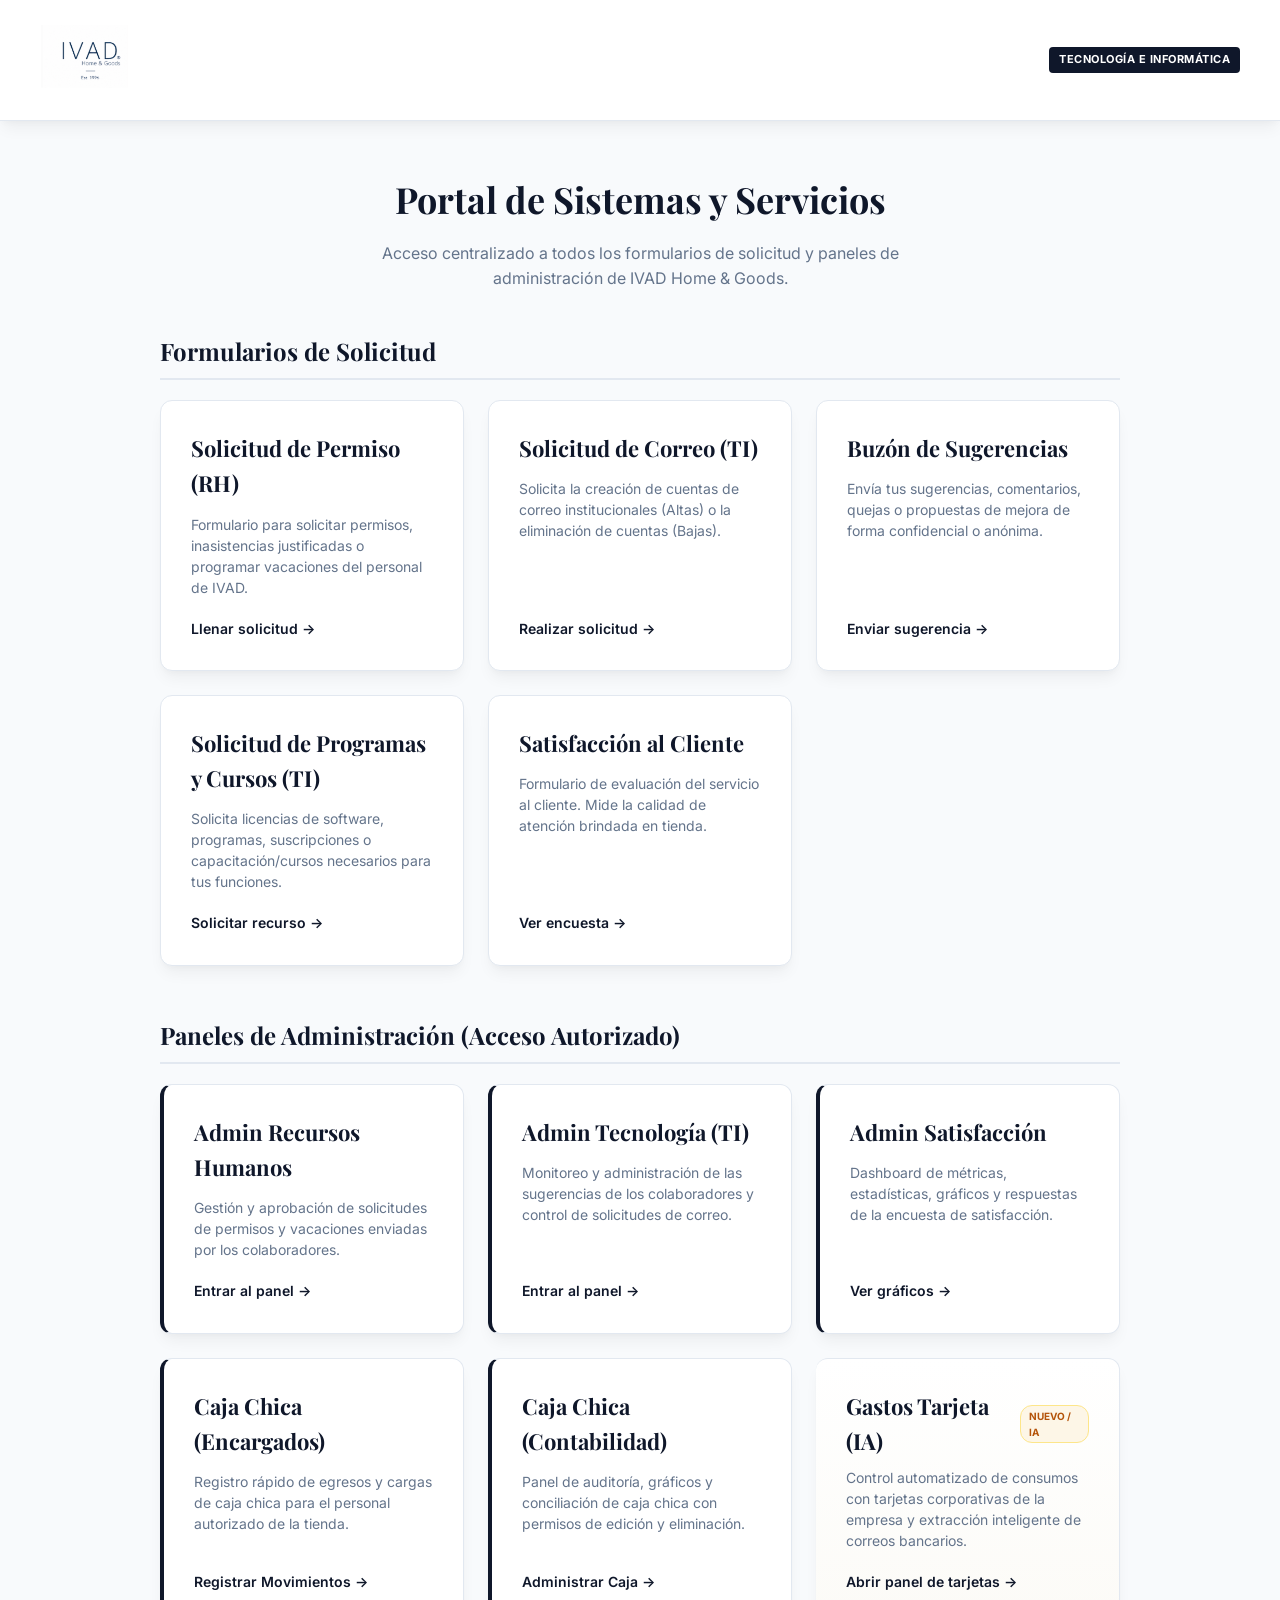
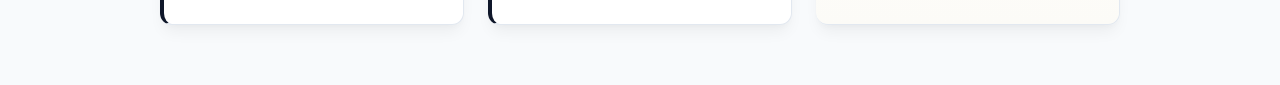
<file: index.html>
<!doctype html>
<html lang="es">
<head>
  <meta charset="utf-8" />
  <meta name="viewport" content="width=device-width, initial-scale=1" />
  <title>IVAD · Portal de Tecnología</title>
  <meta name="description" content="Portal oficial de Servicios de Tecnología e Informática - IVAD" />
  <link rel="preconnect" href="https://fonts.googleapis.com" />
  <link rel="preconnect" href="https://fonts.gstatic.com" crossorigin />
  <link href="https://fonts.googleapis.com/css2?family=Inter:wght@400;500;600;700&family=Playfair+Display:wght@500;600;700&display=swap" rel="stylesheet" />
  <link rel="stylesheet" href="styles.css" />
  <style>
    .portal-grid {
      display: grid;
      grid-template-columns: repeat(auto-fit, minmax(280px, 1fr));
      gap: 24px;
      margin-top: 40px;
    }
    .portal-card {
      background: var(--card);
      border: 1px solid var(--rule);
      border-radius: var(--radius);
      padding: 30px;
      text-decoration: none;
      color: inherit;
      box-shadow: var(--shadow);
      transition: all 0.3s cubic-bezier(0.4, 0, 0.2, 1);
      display: flex;
      flex-direction: column;
      justify-content: space-between;
      min-height: 200px;
    }
    .portal-card:hover {
      transform: translateY(-5px);
      border-color: var(--primary);
      box-shadow: 0 20px 25px -5px rgba(0, 0, 0, 0.1), 0 10px 10px -5px rgba(0, 0, 0, 0.04);
    }
    .portal-card h2 {
      font-family: 'Playfair Display', serif;
      font-size: 22px;
      margin-bottom: 12px;
      color: var(--ink);
    }
    .portal-card p {
      color: var(--ink-soft);
      font-size: 14px;
      line-height: 1.5;
      margin-bottom: 20px;
      flex-grow: 1;
    }
    .portal-card .action-link {
      font-size: 14px;
      font-weight: 600;
      color: var(--primary);
      display: flex;
      align-items: center;
      gap: 6px;
    }
    .portal-card:hover .action-link {
      text-decoration: underline;
    }
  </style>
</head>
<body>
  <header class="page-header">
    <img src="/ivad-logo.png" alt="IVAD Home & Goods" style="height:80px; width:auto;" />
    <div class="dept-tag">Tecnología e Informática</div>
  </header>

  <main class="container" style="max-width: 1000px; margin-top: 50px;">
    <div style="text-align: center; margin-bottom: 40px;">
      <h1 style="font-family: 'Playfair Display', serif; font-size: 36px; margin-bottom: 12px;">Portal de Sistemas y Servicios</h1>
      <p style="color: var(--ink-soft); font-size: 16px; max-width: 600px; margin: 0 auto;">
        Acceso centralizado a todos los formularios de solicitud y paneles de administración de IVAD Home & Goods.
      </p>
    </div>

    <!-- SECCIÓN DE FORMULARIOS -->
    <div style="margin-top: 30px;">
      <h2 style="font-family: 'Playfair Display', serif; font-size: 24px; border-bottom: 2px solid var(--rule); padding-bottom: 8px; color: var(--ink); margin-bottom: 20px;">Formularios de Solicitud</h2>
      <div class="portal-grid" style="margin-top: 10px;">
        
        <!-- Tarjeta: Solicitud de Permisos -->
        <a href="https://recursohumanos.ivadsrl.com/" target="_blank" class="portal-card">
          <div>
            <h2>Solicitud de Permiso (RH)</h2>
            <p>Formulario para solicitar permisos, inasistencias justificadas o programar vacaciones del personal de IVAD.</p>
          </div>
          <div class="action-link">
            Llenar solicitud &rarr;
          </div>
        </a>

        <!-- Tarjeta: Solicitud de Correos -->
        <a href="solicitud_correo" class="portal-card">
          <div>
            <h2>Solicitud de Correo (TI)</h2>
            <p>Solicita la creación de cuentas de correo institucionales (Altas) o la eliminación de cuentas (Bajas).</p>
          </div>
          <div class="action-link">
            Realizar solicitud &rarr;
          </div>
        </a>

        <!-- Tarjeta: Buzón de Sugerencias -->
        <a href="buzon" class="portal-card">
          <div>
            <h2>Buzón de Sugerencias</h2>
            <p>Envía tus sugerencias, comentarios, quejas o propuestas de mejora de forma confidencial o anónima.</p>
          </div>
          <div class="action-link">
            Enviar sugerencia &rarr;
          </div>
        </a>

        <!-- Tarjeta: Solicitud de Recursos/Cursos -->
        <a href="solicitud_recurso" class="portal-card">
          <div>
            <h2>Solicitud de Programas y Cursos (TI)</h2>
            <p>Solicita licencias de software, programas, suscripciones o capacitación/cursos necesarios para tus funciones.</p>
          </div>
          <div class="action-link">
            Solicitar recurso &rarr;
          </div>
        </a>

        <!-- Tarjeta: Satisfacción de Cliente -->
        <a href="https://satisfaccionalcliente.ivadsrl.com" target="_blank" class="portal-card">
          <div>
            <h2>Satisfacción al Cliente</h2>
            <p>Formulario de evaluación del servicio al cliente. Mide la calidad de atención brindada en tienda.</p>
          </div>
          <div class="action-link">
            Ver encuesta &rarr;
          </div>
        </a>

      </div>
    </div>

    <!-- SECCIÓN DE ADMINISTRACIÓN -->
    <div style="margin-top: 50px; margin-bottom: 50px;">
      <h2 style="font-family: 'Playfair Display', serif; font-size: 24px; border-bottom: 2px solid var(--rule); padding-bottom: 8px; color: var(--ink); margin-bottom: 20px;">Paneles de Administración (Acceso Autorizado)</h2>
      <div class="portal-grid" style="margin-top: 10px;">

        <!-- Tarjeta: Admin RH -->
        <a href="https://recursohumanos.ivadsrl.com/admin" target="_blank" class="portal-card" style="border-left: 4px solid var(--primary);">
          <div>
            <h2>Admin Recursos Humanos</h2>
            <p>Gestión y aprobación de solicitudes de permisos y vacaciones enviadas por los colaboradores.</p>
          </div>
          <div class="action-link">
            Entrar al panel &rarr;
          </div>
        </a>

        <!-- Tarjeta: Admin TI -->
        <a href="panel" class="portal-card" style="border-left: 4px solid var(--primary);">
          <div>
            <h2>Admin Tecnología (TI)</h2>
            <p>Monitoreo y administración de las sugerencias de los colaboradores y control de solicitudes de correo.</p>
          </div>
          <div class="action-link">
            Entrar al panel &rarr;
          </div>
        </a>

        <!-- Tarjeta: Admin Satisfacción -->
        <a href="https://satisfaccionalcliente.ivadsrl.com/panel" target="_blank" class="portal-card" style="border-left: 4px solid var(--primary);">
          <div>
            <h2>Admin Satisfacción</h2>
            <p>Dashboard de métricas, estadísticas, gráficos y respuestas de la encuesta de satisfacción.</p>
          </div>
          <div class="action-link">
            Ver gráficos &rarr;
          </div>
        </a>

        <!-- Tarjeta: Caja Chica (Encargados) -->
        <a href="control_gastos" class="portal-card" style="border-left: 4px solid var(--primary);">
          <div>
            <h2>Caja Chica (Encargados)</h2>
            <p>Registro rápido de egresos y cargas de caja chica para el personal autorizado de la tienda.</p>
          </div>
          <div class="action-link">
            Registrar Movimientos &rarr;
          </div>
        </a>

        <!-- Tarjeta: Caja Chica (Contabilidad) -->
        <a href="control_gastos/admin.html" class="portal-card" style="border-left: 4px solid var(--primary);">
          <div>
            <h2>Caja Chica (Contabilidad)</h2>
            <p>Panel de auditoría, gráficos y conciliación de caja chica con permisos de edición y eliminación.</p>
          </div>
          <div class="action-link">
            Administrar Caja &rarr;
          </div>
        </a>

        <!-- Tarjeta: Gastos con Tarjeta (IA) -->
        <a href="gastos_tarjeta" class="portal-card" style="border-left: 4px solid var(--accent); background: linear-gradient(to bottom, #ffffff, #fcfbf7);">
          <div>
            <div style="display: flex; justify-content: space-between; align-items: center; margin-bottom: 8px;">
              <h2 style="margin-bottom: 0;">Gastos Tarjeta (IA)</h2>
              <span style="background: #fdf6e7; color: #b45309; border: 1px solid #fde68a; font-size: 10px; font-weight: 700; padding: 2px 8px; border-radius: 12px; text-transform: uppercase;">Nuevo / IA</span>
            </div>
            <p>Control automatizado de consumos con tarjetas corporativas de la empresa y extracción inteligente de correos bancarios.</p>
          </div>
          <div class="action-link" style="color: var(--accent);">
            Abrir panel de tarjetas &rarr;
          </div>
        </a>

      </div>
    </div>
  </main>
</body>
</html>
</file>
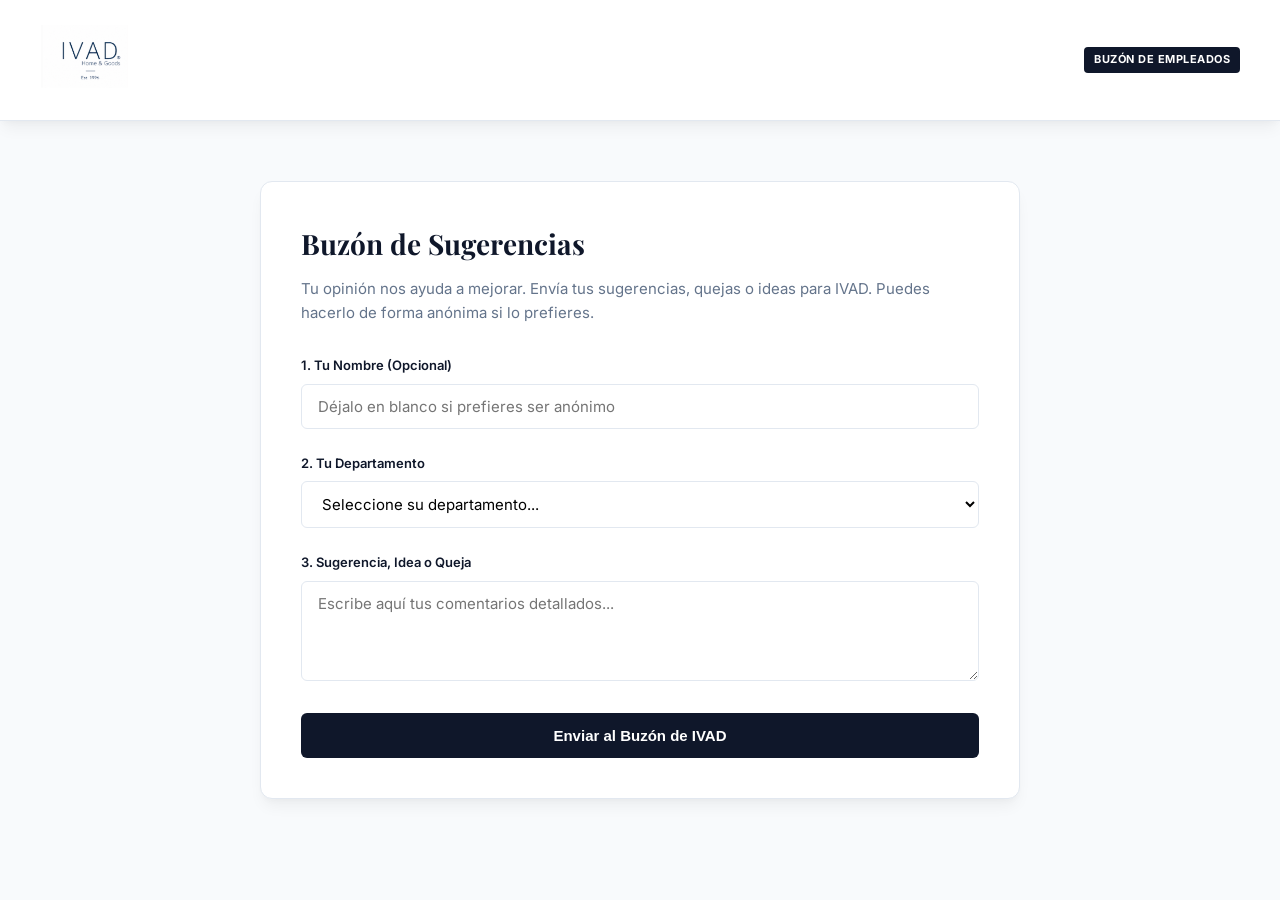
<file: buzon.html>
<!doctype html>
<html lang="es">
<head>
  <meta charset="utf-8" />
  <meta name="viewport" content="width=device-width, initial-scale=1" />
  <title>IVAD · Buzón de Sugerencias</title>
  <meta name="description" content="Buzón de Sugerencias de los Empleados - IVAD" />
  <link rel="preconnect" href="https://fonts.googleapis.com" />
  <link rel="preconnect" href="https://fonts.gstatic.com" crossorigin />
  <link href="https://fonts.googleapis.com/css2?family=Inter:wght@400;500;600;700&family=Playfair+Display:wght@500;600;700&display=swap" rel="stylesheet" />
  <link rel="stylesheet" href="styles.css" />
</head>
<body>
  <header class="page-header">
    <img src="/ivad-logo.png" alt="IVAD Home & Goods" style="height:80px; width:auto;" />
    <div class="dept-tag">Buzón de Empleados</div>
  </header>

  <main class="container">
    <div class="form-card" id="formContainer">
      <h1>Buzón de Sugerencias</h1>
      <p class="desc">Tu opinión nos ayuda a mejorar. Envía tus sugerencias, quejas o ideas para IVAD. Puedes hacerlo de forma anónima si lo prefieres.</p>
      
      <div id="errorMsg" style="display:none; background:var(--danger); color:white; padding:12px; border-radius:6px; margin-bottom:20px; font-size:14px;"></div>

      <form id="buzonForm">
        
        <div class="form-group">
          <label for="nombre">1. Tu Nombre (Opcional)</label>
          <input type="text" id="nombre" class="form-control" placeholder="Déjalo en blanco si prefieres ser anónimo" />
        </div>

        <div class="form-group">
          <label for="departamento">2. Tu Departamento</label>
          <select id="departamento" class="form-control" required>
            <option value="" disabled selected>Seleccione su departamento...</option>
            <option value="Ventas">Ventas</option>
            <option value="Logística">Logística / Almacén</option>
            <option value="Administración">Administración / Contabilidad</option>
            <option value="Recursos Humanos">Recursos Humanos</option>
            <option value="Atención al Cliente">Atención al Cliente</option>
            <option value="Gerencia">Gerencia</option>
            <option value="Tecnología">Tecnología e Informática</option>
            <option value="Otro">Otro</option>
          </select>
        </div>

        <div class="form-group">
          <label for="sugerencia">3. Sugerencia, Idea o Queja</label>
          <textarea id="sugerencia" class="form-control" placeholder="Escribe aquí tus comentarios detallados..." required></textarea>
        </div>

        <button type="submit" class="btn" id="submitBtn">Enviar al Buzón de IVAD</button>
      </form>
    </div>

    <!-- Pantalla de Éxito -->
    <div class="form-card success-state" id="successContainer" hidden>
      <h2>¡Mensaje Enviado!</h2>
      <p>Gracias por ayudarnos a mejorar IVAD. Tu sugerencia ha sido recibida y será revisada por la gerencia.</p>
      
      <p style="margin-bottom: 10px; font-size: 13px; font-weight: bold;">Folio de Recepción:</p>
      <div class="folio-box" id="folioNum"></div>
      
      <div>
        <button class="btn" id="againBtn" style="width: auto;">Enviar otro mensaje</button>
      </div>
    </div>
  </main>

  <script src="/supabase.js"></script>
  <script>
    const $ = id => document.getElementById(id);

    // Supabase
    const supabaseUrl = 'https://kedvsteugbbtkvzuflhp.supabase.co';
    const supabaseKey = 'eyJhbGciOiJIUzI1NiIsInR5cCI6IkpXVCJ9.eyJpc3MiOiJzdXBhYmFzZSIsInJlZiI6ImtlZHZzdGV1Z2JidGt2enVmbGhwIiwicm9sZSI6ImFub24iLCJpYXQiOjE3ODM3Mzc2NDQsImV4cCI6MjA5OTMxMzY0NH0.4qxezljjSKoxD1amp2QrOl_gmQin-jg-ZIAXTw56TgY';
    
    let supabaseClient = null;
    try {
      if (typeof window.supabase !== 'undefined') {
        supabaseClient = window.supabase.createClient(supabaseUrl, supabaseKey);
      }
    } catch (e) {
      console.error("Error al inicializar Supabase:", e);
    }

    $('buzonForm').addEventListener('submit', async (e) => {
      e.preventDefault();
      
      const btn = $('submitBtn');
      const err = $('errorMsg');
      btn.disabled = true;
      btn.textContent = 'Enviando...';
      err.style.display = 'none';

      const folio = "IVAD-BZ-" + Math.random().toString(36).slice(2, 7).toUpperCase();
      let nombreVal = $('nombre').value.trim();
      if (!nombreVal) nombreVal = 'Anónimo';

      const payload = {
        folio: folio,
        nombre: nombreVal,
        departamento: $('departamento').value,
        sugerencia: $('sugerencia').value.trim(),
        estado: 'NUEVA'
      };

      if (!supabaseClient) {
        err.textContent = 'Librería de base de datos no cargada. Revisa tu conexión.';
        err.style.display = 'block';
        btn.disabled = false;
        btn.textContent = 'Enviar al Buzón de IVAD';
        return;
      }

      try {
        const { error } = await supabaseClient.from('sugerencias_empleados').insert([payload]);
        if (error) throw error;

        // Success
        $('formContainer').hidden = true;
        $('folioNum').textContent = folio;
        $('successContainer').hidden = false;
        window.scrollTo({ top: 0, behavior: 'smooth' });
      } catch (error) {
        console.error(error);
        err.textContent = 'Ocurrió un error al enviar la sugerencia. Verifica tu conexión o intenta más tarde.';
        err.style.display = 'block';
      } finally {
        btn.disabled = false;
        btn.textContent = 'Enviar al Buzón de IVAD';
      }
    });

    $('againBtn').addEventListener('click', () => {
      $('buzonForm').reset();
      $('successContainer').hidden = true;
      $('formContainer').hidden = false;
      window.scrollTo({ top: 0, behavior: 'smooth' });
    });
  </script>
</body>
</html>
</file>
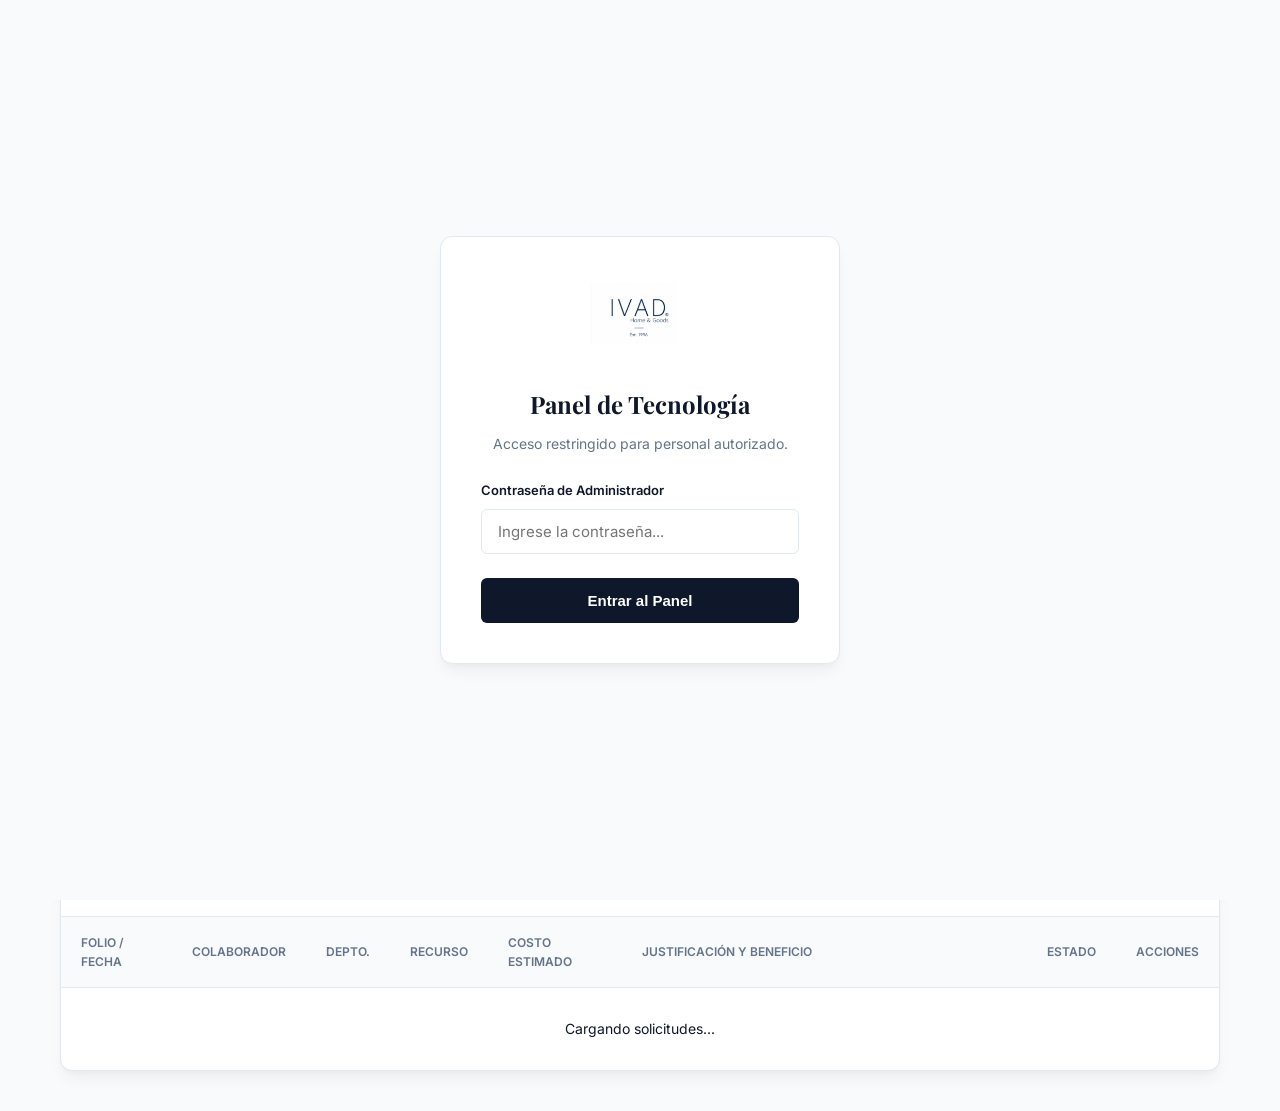
<file: panel.html>
<!doctype html>
<html lang="es">
<head>
  <meta charset="utf-8" />
  <meta name="viewport" content="width=device-width, initial-scale=1" />
  <title>IVAD · Panel de Tecnología</title>
  <meta name="description" content="Panel Administrativo de TI" />
  <link rel="preconnect" href="https://fonts.googleapis.com" />
  <link rel="preconnect" href="https://fonts.gstatic.com" crossorigin />
  <link href="https://fonts.googleapis.com/css2?family=Inter:wght@400;500;600;700&family=Playfair+Display:wght@500;600;700&display=swap" rel="stylesheet" />
  <link rel="stylesheet" href="styles.css" />
</head>
<body>
  <!-- Login Overlay for Restricted Access -->
  <div id="loginOverlay" style="position: fixed; top: 0; left: 0; width: 100vw; height: 100vh; background: var(--bg); display: flex; align-items: center; justify-content: center; z-index: 9999;">
    <div class="form-card" style="width: 100%; max-width: 400px; text-align: center; box-shadow: var(--shadow); border: 1px solid var(--rule);">
      <img src="/ivad-logo.png" alt="IVAD" style="height: 80px; margin-bottom: 20px;" />
      <h2 style="font-family: 'Playfair Display', serif; font-size: 24px; margin-bottom: 10px; color: var(--ink);">Panel de Tecnología</h2>
      <p style="color: var(--ink-soft); font-size: 14px; margin-bottom: 24px;">Acceso restringido para personal autorizado.</p>
      
      <div id="loginError" style="display: none; background: var(--danger); color: white; padding: 10px; border-radius: 6px; font-size: 13px; margin-bottom: 16px;">
        Contraseña incorrecta
      </div>
      
      <form id="loginForm">
        <div class="form-group" style="text-align: left;">
          <label for="adminPass">Contraseña de Administrador</label>
          <input type="password" id="adminPass" class="form-control" placeholder="Ingrese la contraseña..." required />
        </div>
        <button type="submit" class="btn">Entrar al Panel</button>
      </form>
    </div>
  </div>

  <header class="page-header">
    <img src="/ivad-logo.png" alt="IVAD Home & Goods" style="height:80px; width:auto;" />
    <div style="text-align: right;">
      <div class="dept-tag" style="background:var(--primary); color:white;">Panel de Administración</div>
      <div style="font-size:12px; font-weight:600; margin-top:4px;">Tecnología e Informática</div>
    </div>
  </header>

  <main class="panel-container">
    <!-- Sub-Navegación de Accesos Rápidos -->
    <div style="display: flex; gap: 12px; margin-bottom: 24px; flex-wrap: wrap;">
      <a href="/" class="action-btn" style="padding: 8px 16px; text-decoration: none; display: inline-flex; align-items: center; gap: 6px;">
        Volver al Portal de Sistemas
      </a>
      <a href="solicitud_correo" class="action-btn" style="padding: 8px 16px; text-decoration: none; display: inline-flex; align-items: center; gap: 6px;">
        Formulario de Correo (TI)
      </a>
      <a href="solicitud_recurso" class="action-btn" style="padding: 8px 16px; text-decoration: none; display: inline-flex; align-items: center; gap: 6px;">
        Formulario de Recursos (TI)
      </a>
      <a href="buzon" class="action-btn" style="padding: 8px 16px; text-decoration: none; display: inline-flex; align-items: center; gap: 6px;">
        Formulario de Buzón
      </a>
    </div>
    
    <div class="stat-grid" style="display: grid; grid-template-columns: repeat(auto-fit, minmax(220px, 1fr)); gap: 20px; margin-bottom: 24px;">
      <div class="stat-card">
        <div class="label">Correos por Crear (Altas)</div>
        <div class="val" id="statAltas">0</div>
      </div>
      <div class="stat-card">
        <div class="label">Correos por Eliminar (Bajas)</div>
        <div class="val" id="statBajas">0</div>
      </div>
      <div class="stat-card">
        <div class="label">Sugerencias Nuevas</div>
        <div class="val" id="statSugerencias">0</div>
      </div>
      <div class="stat-card">
        <div class="label">Recursos por Evaluar</div>
        <div class="val" id="statRecursos">0</div>
      </div>
    </div>

    <!-- Gestión de Correos -->
    <div class="data-card">
      <div class="data-header">
        <h3>Gestión de Correos Empresariales</h3>
        <span style="font-size:12px; color:var(--ink-soft);">Solicitudes de Alta y Baja</span>
      </div>
      <div style="overflow-x: auto;">
        <table class="data-table">
          <thead>
            <tr>
              <th>Folio / Fecha</th>
              <th>Tipo</th>
              <th>Colaborador</th>
              <th>Depto.</th>
              <th>Correo / Clave</th>
              <th>Justificación</th>
              <th>Estado</th>
              <th>Acciones</th>
            </tr>
          </thead>
          <tbody id="correosBody">
            <tr><td colspan="8" style="text-align:center; padding: 30px;">Cargando solicitudes...</td></tr>
          </tbody>
        </table>
      </div>
    </div>

    <!-- Buzón de Sugerencias -->
    <!-- Buzón de Sugerencias -->
    <div class="data-card">
      <div class="data-header">
        <h3>Buzón de Sugerencias</h3>
        <span style="font-size:12px; color:var(--ink-soft);">Opiniones de los Colaboradores</span>
      </div>
      <div style="overflow-x: auto;">
        <table class="data-table">
          <thead>
            <tr>
              <th>Folio / Fecha</th>
              <th>Nombre</th>
              <th>Depto.</th>
              <th style="width: 40%;">Mensaje</th>
              <th>Estado</th>
              <th>Acciones</th>
            </tr>
          </thead>
          <tbody id="buzonBody">
            <tr><td colspan="6" style="text-align:center; padding: 30px;">Cargando sugerencias...</td></tr>
          </tbody>
        </table>
      </div>
    </div>

    <!-- Gestión de Recursos y Capacitaciones -->
    <div class="data-card">
      <div class="data-header">
        <h3>Solicitudes de Recursos y Capacitaciones</h3>
        <span style="font-size:12px; color:var(--ink-soft);">Evaluación de Programas, Cursos y Licencias</span>
      </div>
      <div style="overflow-x: auto;">
        <table class="data-table">
          <thead>
            <tr>
              <th>Folio / Fecha</th>
              <th>Colaborador</th>
              <th>Depto.</th>
              <th>Recurso</th>
              <th>Costo Estimado</th>
              <th style="width: 35%;">Justificación y Beneficio</th>
              <th>Estado</th>
              <th>Acciones</th>
            </tr>
          </thead>
          <tbody id="recursosBody">
            <tr><td colspan="8" style="text-align:center; padding: 30px;">Cargando solicitudes...</td></tr>
          </tbody>
        </table>
      </div>
    </div>

  </main>

  <script src="/supabase.js"></script>
  <script>
    const $ = id => document.getElementById(id);
    const escapeHtml = (s) => String(s||"").replace(/[&<>"']/g, c => ({"&":"&amp;","<":"&lt;",">":"&gt;",'"':"&quot;","'":"&#39;"}[c]));
    
    function fmt(d) {
      try { return new Date(d).toLocaleDateString("es-MX", { day: "2-digit", month: "short", hour: "2-digit", minute: "2-digit" }); } catch(_) { return d; }
    }

    const supabaseUrl = 'https://kedvsteugbbtkvzuflhp.supabase.co';
    const supabaseKey = 'eyJhbGciOiJIUzI1NiIsInR5cCI6IkpXVCJ9.eyJpc3MiOiJzdXBhYmFzZSIsInJlZiI6ImtlZHZzdGV1Z2JidGt2enVmbGhwIiwicm9sZSI6ImFub24iLCJpYXQiOjE3ODM3Mzc2NDQsImV4cCI6MjA5OTMxMzY0NH0.4qxezljjSKoxD1amp2QrOl_gmQin-jg-ZIAXTw56TgY';
    
    let supabaseClient = null;
    try {
      if (typeof window.supabase !== 'undefined') {
        supabaseClient = window.supabase.createClient(supabaseUrl, supabaseKey);
      }
    } catch (e) {
      console.error("Error al inicializar Supabase:", e);
    }

    let correos = [];
    let sugerencias = [];
    let recursos = [];

    async function loadData() {
      if (!supabaseClient) {
        console.error("Supabase no inicializado.");
        return;
      }
      try {
        const [resCorreos, resSug, resRec] = await Promise.all([
          supabaseClient.from('gestion_correos').select('*').order('created_at', { ascending: false }),
          supabaseClient.from('sugerencias_empleados').select('*').order('created_at', { ascending: false }),
          supabaseClient.from('solicitudes_recursos').select('*').order('created_at', { ascending: false })
        ]);

        if (resCorreos.error) {
          console.error("Error correos:", resCorreos.error);
          $('correosBody').innerHTML = `<tr><td colspan="8" style="text-align:center; padding: 30px; color:var(--danger);">Error: ${resCorreos.error.message}</td></tr>`;
        } else {
          correos = resCorreos.data || [];
        }

        if (resSug.error) {
          console.error("Error sugerencias:", resSug.error);
          $('buzonBody').innerHTML = `<tr><td colspan="6" style="text-align:center; padding: 30px; color:var(--danger);">Error: ${resSug.error.message}</td></tr>`;
        } else {
          sugerencias = resSug.data || [];
        }

        if (resRec.error) {
          console.error("Error recursos:", resRec.error);
          $('recursosBody').innerHTML = `<tr><td colspan="8" style="text-align:center; padding: 30px; color:var(--danger);">Error: ${resRec.error.message}</td></tr>`;
        } else {
          recursos = resRec.data || [];
        }

        if (!resCorreos.error || !resSug.error || !resRec.error) {
          render();
        }
      } catch (err) {
        console.error("Error de conexión:", err);
      }
    }

    function render() {
      // STATS
      const pAltas = correos.filter(c => c.tipo === 'ALTA' && c.estado === 'PENDIENTE').length;
      const pBajas = correos.filter(c => c.tipo === 'BAJA' && c.estado === 'PENDIENTE').length;
      const pSug = sugerencias.filter(s => s.estado === 'NUEVA').length;
      const pRec = recursos.filter(r => r.estado === 'PENDIENTE').length;

      $('statAltas').textContent = pAltas;
      $('statBajas').textContent = pBajas;
      $('statSugerencias').textContent = pSug;
      $('statRecursos').textContent = pRec;

      // CORREOS
      const cBody = $('correosBody');
      if (correos.length === 0) {
        cBody.innerHTML = '<tr><td colspan="8" style="text-align:center; padding: 30px; color:var(--ink-soft);">No hay solicitudes de correos registradas.</td></tr>';
      } else {
        cBody.innerHTML = '';
        correos.forEach(c => {
          const badgeType = c.tipo === 'ALTA' ? 'alta' : 'baja';
          const badgeText = c.tipo === 'ALTA' ? 'Alta' : 'Baja';
          
          let estadoBadge = '';
          if (c.estado === 'PENDIENTE') estadoBadge = '<span class="badge pendiente">Pendiente</span>';
          else if (c.estado === 'COMPLETADO') estadoBadge = '<span class="badge completado">Completado</span>';
          else estadoBadge = `<span class="badge">${c.estado}</span>`;

          cBody.innerHTML += `
            <tr>
              <td>
                <strong>${c.folio}</strong><br/>
                <span class="hint">${fmt(c.created_at)}</span>
              </td>
              <td><span class="badge ${badgeType}">${badgeText}</span></td>
              <td><strong>${escapeHtml(c.nombre)}</strong></td>
              <td>${escapeHtml(c.departamento)}</td>
              <td>
                <span style="color:#0284c7;">${escapeHtml(c.correo_sugerido)}</span>
                ${c.contrasena ? `<br/><span style="font-family:monospace; font-size:12px; color:var(--ink-soft); background:#f1f5f9; padding:2px 4px; border-radius:4px;">🔑 ${escapeHtml(c.contrasena)}</span>` : ''}
              </td>
              <td style="font-size:13px;">${escapeHtml(c.justificacion)}</td>
              <td>${estadoBadge}</td>
              <td>
                ${c.estado === 'PENDIENTE' 
                  ? `<button class="action-btn" onclick="updateEstado('gestion_correos', '${c.id}', 'COMPLETADO')">Marcar Listo</button>`
                  : `<button class="action-btn danger" onclick="deleteRow('gestion_correos', '${c.id}')">Eliminar</button>`
                }
              </td>
            </tr>
          `;
        });
      }

      // SUGERENCIAS
      const sBody = $('buzonBody');
      if (sugerencias.length === 0) {
        sBody.innerHTML = '<tr><td colspan="6" style="text-align:center; padding: 30px; color:var(--ink-soft);">No hay sugerencias en el buzón.</td></tr>';
      } else {
        sBody.innerHTML = '';
        sugerencias.forEach(s => {
          let estadoBadge = '';
          if (s.estado === 'NUEVA') estadoBadge = '<span class="badge alta">Nueva</span>';
          else if (s.estado === 'LEIDA') estadoBadge = '<span class="badge">Leída</span>';
          
          sBody.innerHTML += `
            <tr>
              <td>
                <strong>${s.folio}</strong><br/>
                <span class="hint">${fmt(s.created_at)}</span>
              </td>
              <td><strong>${escapeHtml(s.nombre)}</strong></td>
              <td>${escapeHtml(s.departamento)}</td>
              <td style="font-size:13px; line-height: 1.5;">${escapeHtml(s.sugerencia)}</td>
              <td>${estadoBadge}</td>
              <td>
                ${s.estado === 'NUEVA' 
                  ? `<button class="action-btn" onclick="updateEstado('sugerencias_empleados', '${s.id}', 'LEIDA')">Marcar Leída</button>`
                  : ''
                }
                <button class="action-btn danger" style="margin-top:4px;" onclick="deleteRow('sugerencias_empleados', '${s.id}')">Borrar</button>
              </td>
            </tr>
          `;
        });
      }

      // RECURSOS Y CAPACITACIONES
      const rBody = $('recursosBody');
      if (recursos.length === 0) {
        rBody.innerHTML = '<tr><td colspan="8" style="text-align:center; padding: 30px; color:var(--ink-soft);">No hay solicitudes de recursos o capacitaciones.</td></tr>';
      } else {
        rBody.innerHTML = '';
        recursos.forEach(r => {
          let estadoBadge = '';
          let bg = '#f1f5f9';
          let fg = '#475569';
          let statusText = r.estado;

          if (r.estado === 'ENVIADA') {
            statusText = 'Enviada';
            bg = '#e0f7fa';
            fg = '#006064';
          } else if (r.estado === 'EN_REVISION') {
            statusText = 'En Revisión';
            bg = '#fff3e0';
            fg = '#e65100';
          } else if (r.estado === 'EN_CONTABILIDAD') {
            statusText = 'Contabilidad';
            bg = '#e8eaf6';
            fg = '#1a237e';
          } else if (r.estado === 'VERIFICACION_DISPOSITIVO') {
            statusText = 'Verificación';
            bg = '#f3e5f5';
            fg = '#4a148c';
          } else if (r.estado === 'COMPLETADO') {
            statusText = 'Completado';
            bg = '#e8f5e9';
            fg = '#1b5e20';
          } else if (r.estado === 'RECHAZADO') {
            statusText = 'Rechazada';
            bg = '#ffebee';
            fg = '#c62828';
          }

          estadoBadge = `<span class="badge" style="background:${bg}; color:${fg}; padding:4px 8px; border-radius:4px; font-weight:600; font-size:11px;">${statusText}</span>`;

          const refLink = r.enlace_referencia ? `<br/><a href="${escapeHtml(r.enlace_referencia)}" target="_blank" style="font-size:11px; color:#0284c7; text-decoration:none;">🔗 Ver Enlace</a>` : '';

          let actionsHTML = '';
          if (r.estado === 'ENVIADA') {
            actionsHTML = `
              <div style="display:flex; flex-direction:column; gap:4px;">
                <button class="action-btn" style="background:#0284c7; color:white; border:none; padding: 6px 10px;" onclick="updateRecursoEstado('${r.id}', 'EN_REVISION')">Iniciar Revisión</button>
                <button class="action-btn" style="background:#d32f2f; color:white; border:none; padding: 6px 10px;" onclick="updateRecursoEstado('${r.id}', 'RECHAZADO')">Rechazar</button>
                <button class="action-btn" style="background:#555; color:white; border:none; padding: 6px 10px; margin-top:4px;" onclick="imprimirSolicitud('${r.id}')">Imprimir</button>
              </div>
            `;
          } else if (r.estado === 'EN_REVISION') {
            actionsHTML = `
              <div style="display:flex; flex-direction:column; gap:4px;">
                <button class="action-btn" style="background:#1a237e; color:white; border:none; padding: 6px 10px;" onclick="updateRecursoEstado('${r.id}', 'EN_CONTABILIDAD')">Enviar a Pago</button>
                <button class="action-btn" style="background:#d32f2f; color:white; border:none; padding: 6px 10px;" onclick="updateRecursoEstado('${r.id}', 'RECHAZADO')">Rechazar</button>
                <button class="action-btn" style="background:#555; color:white; border:none; padding: 6px 10px; margin-top:4px;" onclick="imprimirSolicitud('${r.id}')">Imprimir</button>
              </div>
            `;
          } else if (r.estado === 'EN_CONTABILIDAD') {
            actionsHTML = `
              <div style="display:flex; flex-direction:column; gap:4px;">
                <button class="action-btn" style="background:#4a148c; color:white; border:none; padding: 6px 10px;" onclick="updateRecursoEstado('${r.id}', 'VERIFICACION_DISPOSITIVO')">Aprobar Pago</button>
                <button class="action-btn" style="background:#d32f2f; color:white; border:none; padding: 6px 10px;" onclick="updateRecursoEstado('${r.id}', 'RECHAZADO')">Rechazar</button>
                <button class="action-btn" style="background:#555; color:white; border:none; padding: 6px 10px; margin-top:4px;" onclick="imprimirSolicitud('${r.id}')">Imprimir</button>
              </div>
            `;
          } else if (r.estado === 'VERIFICACION_DISPOSITIVO') {
            actionsHTML = `
              <div style="display:flex; flex-direction:column; gap:4px;">
                <button class="action-btn" style="background:#1b5e20; color:white; border:none; padding: 6px 10px;" onclick="updateRecursoEstado('${r.id}', 'COMPLETADO')">Activar y Cerrar</button>
                <button class="action-btn" style="background:#d32f2f; color:white; border:none; padding: 6px 10px;" onclick="updateRecursoEstado('${r.id}', 'RECHAZADO')">Rechazar</button>
                <button class="action-btn" style="background:#555; color:white; border:none; padding: 6px 10px; margin-top:4px;" onclick="imprimirSolicitud('${r.id}')">Imprimir</button>
              </div>
            `;
          } else {
            actionsHTML = `
              <div style="display:flex; flex-direction:column; gap:4px;">
                <button class="action-btn danger" onclick="deleteRow('solicitudes_recursos', '${r.id}')">Eliminar</button>
                <button class="action-btn" style="background:#555; color:white; border:none; padding: 6px 10px;" onclick="imprimirSolicitud('${r.id}')">Imprimir</button>
              </div>
            `;
          }

          rBody.innerHTML += `
            <tr>
              <td>
                <strong>${r.folio}</strong><br/>
                <span class="hint">${fmt(r.created_at)}</span>
              </td>
              <td>
                <strong>${escapeHtml(r.nombre_colaborador)}</strong><br/>
                <span class="hint" style="font-size:11px; text-transform:none;">${escapeHtml(r.correo_colaborador)}</span><br/>
                <span class="hint" style="font-size:11px; text-transform:none;">${escapeHtml(r.puesto)}</span>
              </td>
              <td>${escapeHtml(r.departamento)}</td>
              <td>
                <strong>${escapeHtml(r.nombre_recurso)}</strong><br/>
                <span class="badge" style="background:#f1f5f9; color:#475569; font-size:10px;">${escapeHtml(r.tipo_recurso)}</span>
                ${refLink}
              </td>
              <td>
                <span style="font-weight:600; color:#b04545;">$${parseFloat(r.costo_estimado || 0).toFixed(2)}</span>
              </td>
              <td style="font-size:13px; line-height: 1.5; min-width: 250px;">
                <strong>Justificación:</strong> ${escapeHtml(r.justificacion)}
                <br/><strong style="display:inline-block; margin-top:4px;">Beneficio:</strong> ${escapeHtml(r.beneficio_empresa)}
                
                <div style="margin-top:12px; border-top:1px dashed #cbd5e1; padding-top:10px;">
                  <strong style="color:var(--ink); display:block; margin-bottom:4px; font-size:11px; text-transform:uppercase;">Evaluación Técnica (TI):</strong>
                  <textarea id="eval-${r.id}" style="width:100%; min-height:60px; font-size:12px; padding:6px; border:1px solid #cbd5e1; border-radius:4px; font-family:inherit; resize:vertical; background:#fafafa;" placeholder="Escribe aquí si es viable implementar este recurso en la empresa y pulsa Guardar...">${escapeHtml(r.evaluacion_tecnica || '')}</textarea>
                  <button class="action-btn" style="background:#0f172a; color:white; padding:4px 8px; font-size:11px; margin-top:4px; width:auto; border:none;" onclick="guardarEvaluacion('${r.id}')">Guardar Notas</button>
                </div>
              </td>
              <td>${estadoBadge}</td>
              <td>${actionsHTML}</td>
            </tr>
          `;
        });
      }
    }

    window.updateEstado = async function(table, id, newState) {
      if (!supabaseClient) return;
      const { error } = await supabaseClient.from(table).update({ estado: newState }).eq('id', id);
      if (error) {
        alert("Error al actualizar: " + error.message);
      } else {
        if (table === 'gestion_correos') {
          const item = correos.find(x => x.id === id);
          if (item) item.estado = newState;
        } else if (table === 'sugerencias_empleados') {
          const item = sugerencias.find(x => x.id === id);
          if (item) item.estado = newState;
        }
        render();
      }
    };

    window.updateRecursoEstado = async function(id, newState) {
      if (!supabaseClient) return;
      const rec = recursos.find(r => r.id === parseInt(id));
      if (!rec) return;

      if (!confirm(`¿Seguro que deseas cambiar el estado de la solicitud ${rec.folio} a ${newState}?`)) return;

      try {
        const { error } = await supabaseClient
          .from('solicitudes_recursos')
          .update({ estado: newState })
          .eq('id', id);

        if (error) throw error;

        // Intentar enviar el correo de actualización vía Resend de forma asíncrona
        try {
          let emailSubject = '';
          let emailBody = '';
          const trackingLink = `https://gestion.ivadsrl.com/rastreo?folio=${rec.folio}`;

          if (newState === 'EN_REVISION') {
            emailSubject = `Solicitud en Revisión - Folio ${rec.folio} - IVAD`;
            emailBody = `
              <p>Hola <strong>${rec.nombre_colaborador}</strong>,</p>
              <p>Tu solicitud para el recurso <strong>${rec.nombre_recurso}</strong> ha avanzado a la fase: <strong>En Revisión (TI/Gerencia)</strong>.</p>
              <p>En esta etapa, el departamento de Tecnología junto con la Gerencia están evaluando la viabilidad técnica del recurso solicitado y sus beneficios comerciales para la empresa.</p>
            `;
          } else if (newState === 'EN_CONTABILIDAD') {
            emailSubject = `Aprobación de Pago - Folio ${rec.folio} - IVAD`;
            emailBody = `
              <p>Hola <strong>${rec.nombre_colaborador}</strong>,</p>
              <p>Tu solicitud para el recurso <strong>${rec.nombre_recurso}</strong> ha sido aprobada por Tecnología y Gerencia.</p>
              <p>Ha avanzado a la fase: <strong>Contabilidad (Aprobación de Pago)</strong>. Contabilidad procederá con la asignación de fondos y el pago correspondiente.</p>
            `;
          } else if (newState === 'VERIFICACION_DISPOSITIVO') {
            emailSubject = `Verificación de Dispositivo - Folio ${rec.folio} - IVAD`;
            emailBody = `
              <p>Hola <strong>${rec.nombre_colaborador}</strong>,</p>
              <p>El pago de tu solicitud para <strong>${rec.nombre_recurso}</strong> ha sido aprobado y completado.</p>
              <p>Tu solicitud ha avanzado a la fase: <strong>Verificación del Dispositivo</strong>.</p>
              <p>De acuerdo con nuestras políticas, el recurso debe ser instalado en un <strong>dispositivo propiedad de la empresa</strong> (computadora o laptop física de la oficina). Por favor, coordina con el departamento de Tecnología para realizar la configuración correspondiente.</p>
            `;
          } else if (newState === 'COMPLETADO') {
            emailSubject = `Suscripción Activa y Completada - Folio ${rec.folio} - IVAD`;
            emailBody = `
              <p>Hola <strong>${rec.nombre_colaborador}</strong>,</p>
              <p>¡Tu solicitud para el recurso <strong>${rec.nombre_recurso}</strong> ha finalizado con éxito!</p>
              <p>Tu solicitud ha avanzado a la fase: <strong>Completado y Activo</strong>.</p>
              <p>El recurso ya se encuentra instalado, configurado y listo para su uso en el dispositivo corporativo verificado.</p>
            `;
          } else if (newState === 'RECHAZADO') {
            emailSubject = `Solicitud Denegada - Folio ${rec.folio} - IVAD`;
            emailBody = `
              <p>Hola <strong>${rec.nombre_colaborador}</strong>,</p>
              <p>Lamentablemente, se denegó su solicitud para el recurso <strong>${rec.nombre_recurso}</strong> ya que no vimos los beneficios del servicio claros, o no cumple con las políticas de dispositivo de la empresa (las suscripciones o licencias deben instalarse en computadoras/laptops de la empresa que permanezcan en la oficina y se puedan compartir si es posible).</p>
              <p>Recuerda que las solicitudes rechazadas tienen un plazo de vencimiento y archivo definitivo. Te invitamos a realizar una nueva solicitud justificando de forma más sólida los beneficios comerciales para la empresa.</p>
            `;
          }

          const emailTemplate = `
            <div style="font-family: Arial, sans-serif; max-width: 600px; margin: 0 auto; padding: 20px; border: 1px solid #eaeaea; border-radius: 8px; color: #333;">
              <h2 style="color: #1a1a1a; border-bottom: 2px solid #b04545; padding-bottom: 10px; font-weight: normal; font-size: 20px;">Seguimiento de Solicitud - IVAD</h2>
              ${emailBody}
              <div style="background: #fafafa; padding: 15px; border-radius: 6px; margin: 20px 0; border-left: 4px solid #b04545; font-size: 15px;">
                <strong>Folio de Seguimiento:</strong> <span style="font-family: monospace; font-weight: bold; color: #b04545;">${rec.folio}</span>
              </div>
              <p>Puedes consultar el progreso de la solicitud en tiempo real desde la página de rastreo:</p>
              <p style="text-align: center; margin: 30px 0;">
                <a href="${trackingLink}" style="background: #b04545; color: white; padding: 12px 24px; text-decoration: none; border-radius: 4px; font-weight: bold; display: inline-block;">Ver Rastreo Completo</a>
              </p>
              <hr style="border: none; border-top: 1px solid #eaeaea; margin: 30px 0;" />
              <p style="font-size: 12px; color: #777;">Este es un correo automático enviado por el Departamento de Tecnología de IVAD Home & Goods. Por favor no respondas a este mensaje.</p>
            </div>
          `;

          await fetch('/api/send-email', {
            method: 'POST',
            headers: { 'Content-Type': 'application/json' },
            body: JSON.stringify({
              to: rec.correo_colaborador,
              subject: emailSubject,
              html: emailTemplate
            })
          });
        } catch (emailErr) {
          console.error("No se pudo enviar el correo de actualización:", emailErr);
        }

        // Recargar datos
        loadData();
      } catch (err) {
        alert("Error al actualizar la solicitud: " + err.message);
      }
    };

    window.guardarEvaluacion = async function(id) {
      if (!supabaseClient) return;
      const text = $(`eval-${id}`).value.trim();
      
      try {
        const { error } = await supabaseClient
          .from('solicitudes_recursos')
          .update({ evaluacion_tecnica: text })
          .eq('id', id);

        if (error) throw error;
        
        // Actualizar datos localmente
        const rec = recursos.find(r => r.id === parseInt(id));
        if (rec) rec.evaluacion_tecnica = text;
        
        alert("Evaluación técnica guardada correctamente.");
      } catch (err) {
        alert("Error al guardar la evaluación técnica: " + err.message);
      }
    };

    window.imprimirSolicitud = function(id) {
      const rec = recursos.find(r => r.id === parseInt(id));
      if (!rec) return;

      const printWindow = window.open('', '_blank', 'width=800,height=900');
      const logoUrl = "https://raw.githubusercontent.com/alonzo010264/Recursos-Humanos/main/Logo.png";
      
      let statusLabel = rec.estado;
      if (rec.estado === 'ENVIADA') statusLabel = 'Solicitud Enviada';
      else if (rec.estado === 'EN_REVISION') statusLabel = 'En Revisión (TI/Gerencia)';
      else if (rec.estado === 'EN_CONTABILIDAD') statusLabel = 'Contabilidad (Pago)';
      else if (rec.estado === 'VERIFICACION_DISPOSITIVO') statusLabel = 'Verificación del Dispositivo';
      else if (rec.estado === 'COMPLETADO') statusLabel = 'Completado y Activo';
      else if (rec.estado === 'RECHAZADO') statusLabel = 'Rechazada / Cancelada';

      const content = `
        <html>
        <head>
          <title>Solicitud de Recurso - ${rec.folio}</title>
          <style>
            body { font-family: 'Arial', sans-serif; color: #1a1a1a; padding: 40px; line-height: 1.5; }
            .header { display: flex; justify-content: space-between; align-items: center; border-bottom: 2px solid #0f172a; padding-bottom: 20px; margin-bottom: 30px; }
            .header img { height: 75px; }
            .header-title { text-align: right; }
            .header-title h1 { font-size: 22px; margin: 0; color: #0f172a; text-transform: uppercase; }
            .header-title p { font-size: 12px; color: #666; margin: 5px 0 0 0; font-weight: bold; }
            .section-title { font-size: 14px; font-weight: bold; text-transform: uppercase; color: #0f172a; border-bottom: 1px solid #e2e8f0; padding-bottom: 6px; margin-top: 30px; margin-bottom: 15px; }
            .grid { display: grid; grid-template-columns: 1fr 1fr; gap: 15px; margin-bottom: 20px; }
            .field { font-size: 13px; }
            .field strong { display: block; color: #555; font-size: 11px; text-transform: uppercase; margin-bottom: 2px; }
            .text-block { background: #f8fafc; border: 1px solid #e2e8f0; border-radius: 6px; padding: 12px; font-size: 13px; margin-bottom: 15px; }
            .firmas { width: 100%; margin-top: 70px; text-align: center; border-collapse: collapse; page-break-inside: avoid; }
            .firmas td { width: 33.3%; padding-top: 10px; font-size: 12px; }
            .badge { display: inline-block; background: #f1f5f9; color: #475569; padding: 4px 10px; border-radius: 4px; font-weight: bold; font-size: 12px; text-transform: uppercase; }
            @media print {
              body { padding: 0; }
              .no-print { display: none !important; }
            }
          </style>
        </head>
        <body>
          <div class="no-print" style="text-align: right; margin-bottom: 20px;">
            <button onclick="window.print()" style="background:#0f172a; color:white; border:none; padding:8px 16px; border-radius:4px; font-weight:bold; cursor:pointer;">Imprimir Documento</button>
          </div>
          
          <div class="header">
            <img src="${logoUrl}" alt="IVAD Logo" />
            <div class="header-title">
              <h1>Solicitud de Recurso</h1>
              <p>Folio: ${rec.folio}</p>
              <p>Fecha: ${new Date(rec.created_at).toLocaleDateString('es-ES')}</p>
            </div>
          </div>

          <div class="section-title">1. Información del Solicitante</div>
          <div class="grid">
            <div class="field">
              <strong>Colaborador</strong>
              ${escapeHtml(rec.nombre_colaborador)}
            </div>
            <div class="field">
              <strong>Correo Electrónico</strong>
              ${escapeHtml(rec.correo_colaborador)}
            </div>
            <div class="field">
              <strong>Puesto / Cargo</strong>
              ${escapeHtml(rec.puesto)}
            </div>
            <div class="field">
              <strong>Departamento</strong>
              ${escapeHtml(rec.departamento)}
            </div>
          </div>

          <div class="section-title">2. Detalles del Recurso o Suscripción</div>
          <div class="grid">
            <div class="field">
              <strong>Recurso / Curso</strong>
              ${escapeHtml(rec.nombre_recurso)}
            </div>
            <div class="field">
              <strong>Tipo de Recurso</strong>
              ${escapeHtml(rec.tipo_recurso)}
            </div>
            <div class="field">
              <strong>Costo Estimado</strong>
              $${parseFloat(rec.costo_estimado || 0).toFixed(2)}
            </div>
            <div class="field">
              <strong>Estado Actual</strong>
              <span class="badge">${statusLabel}</span>
            </div>
          </div>

          <div class="section-title">3. Justificación y Beneficios Comerciales</div>
          <div class="field"><strong>¿Por qué es necesario?</strong></div>
          <div class="text-block">${escapeHtml(rec.justificacion)}</div>
          
          <div class="field"><strong>Beneficios para IVAD Home & Goods:</strong></div>
          <div class="text-block">${escapeHtml(rec.beneficio_empresa)}</div>

          <div class="section-title">4. Evaluación Técnica (TI e Informática)</div>
          <div class="text-block">${escapeHtml(rec.evaluacion_tecnica || 'Sin evaluación registrada. Completar a mano en la firma.')}</div>

          <div class="section-title">5. Firmas y Aprobaciones</div>
          <table class="firmas">
            <tr>
              <td style="padding-right: 20px;">
                ___________________________________<br/>
                <strong>Firma del Solicitante</strong><br/>
                ${escapeHtml(rec.nombre_colaborador)}
              </td>
              <td style="padding-right: 20px; padding-left: 20px;">
                ___________________________________<br/>
                <strong>Evaluación TI y Gerencia</strong><br/>
                Tecnología e Informática
              </td>
              <td style="padding-left: 20px;">
                ___________________________________<br/>
                <strong>Aprobación de Pago</strong><br/>
                Departamento de Contabilidad
              </td>
            </tr>
          </table>
        </body>
        </html>
      `;
      
      printWindow.document.write(content);
      printWindow.document.close();
    };

    window.deleteRow = async function(table, id) {
      if (!confirm("¿Seguro que deseas eliminar este registro por completo?")) return;
      if (!supabaseClient) return;
      const { error } = await supabaseClient.from(table).delete().eq('id', id);
      if (error) {
        alert("Error al eliminar: " + error.message);
      } else {
        if (table === 'gestion_correos') {
          correos = correos.filter(x => x.id !== id);
        } else if (table === 'sugerencias_empleados') {
          sugerencias = sugerencias.filter(x => x.id !== id);
        } else if (table === 'solicitudes_recursos') {
          recursos = recursos.filter(x => x.id !== id);
        }
        render();
      }
    };

    // Codificación Base64 para validación robusta e independiente de contextos seguros (HTTP/local)
    const encodedPass = 'aXZhZEFkbWluMjAyNg=='; // Base64 de 'ivadAdmin2026'

    function startDashboard() {
      if (supabaseClient) {
        // Listeners Realtime
        supabaseClient.channel('tec_correos').on('postgres_changes', { event: '*', schema: 'public', table: 'gestion_correos' }, () => { loadData(); }).subscribe();
        supabaseClient.channel('tec_sug').on('postgres_changes', { event: '*', schema: 'public', table: 'sugerencias_empleados' }, () => { loadData(); }).subscribe();
        supabaseClient.channel('tec_rec').on('postgres_changes', { event: '*', schema: 'public', table: 'solicitudes_recursos' }, () => { loadData(); }).subscribe();
      }
      loadData();
    }

    if (sessionStorage.getItem('ivad_ti_auth') === 'true') {
      $('loginOverlay').style.display = 'none';
      startDashboard();
    } else {
      $('loginForm').addEventListener('submit', (e) => {
        e.preventDefault();
        const pass = $('adminPass').value;
        // Validar contraseña de forma segura y compatible con todos los navegadores y HTTP
        if (window.btoa(pass) === encodedPass) {
          sessionStorage.setItem('ivad_ti_auth', 'true');
          $('loginOverlay').style.display = 'none';
          startDashboard();
        } else {
          $('loginError').style.display = 'block';
          $('adminPass').value = '';
        }
      });
    }
  </script>
</body>
</html>
</file>
<file: styles.css>
:root {
  --bg: #f8fafc;
  --card: #ffffff;
  --ink: #0f172a;
  --ink-soft: #64748b;
  --rule: #e2e8f0;
  --primary: #0f172a;
  --primary-hover: #1e293b;
  --danger: #ef4444;
  --success: #22c55e;
  --radius: 12px;
  --shadow: 0 10px 15px -3px rgba(0, 0, 0, 0.05), 0 4px 6px -2px rgba(0, 0, 0, 0.025);
}

* { box-sizing: border-box; margin: 0; padding: 0; }
body { font-family: 'Inter', sans-serif; background: var(--bg); color: var(--ink); line-height: 1.6; }

/* HEADER */
.page-header { background: var(--card); border-bottom: 1px solid var(--rule); padding: 20px 40px; display: flex; justify-content: space-between; align-items: center; box-shadow: var(--shadow); }
.page-header img { height: 120px; }
.page-header .dept-tag { font-size: 11px; font-weight: 700; background: var(--ink); color: #fff; padding: 4px 10px; border-radius: 4px; letter-spacing: 0.5px; text-transform: uppercase; }

/* LAYOUT */
.container { max-width: 800px; margin: 60px auto; padding: 0 20px; }
.panel-container { max-width: 1200px; margin: 40px auto; padding: 0 20px; }

/* FORM CARD */
.form-card { background: var(--card); padding: 40px; border-radius: var(--radius); box-shadow: var(--shadow); border: 1px solid var(--rule); }
.form-card h1 { font-family: 'Playfair Display', serif; font-size: 28px; color: var(--ink); margin-bottom: 10px; }
.form-card p.desc { color: var(--ink-soft); font-size: 15px; margin-bottom: 30px; }

/* FORM GROUPS */
.form-group { margin-bottom: 24px; }
.form-group label { display: block; font-size: 13px; font-weight: 600; margin-bottom: 8px; color: var(--ink); }
.form-control { width: 100%; padding: 12px 16px; border: 1px solid var(--rule); border-radius: 6px; font-size: 15px; font-family: 'Inter', sans-serif; transition: border-color 0.2s; background: #fff; }
.form-control:focus { outline: none; border-color: var(--primary); }
textarea.form-control { min-height: 100px; resize: vertical; }
.hint { font-size: 12px; color: var(--ink-soft); margin-top: 6px; display: block; }

/* RADIO / SELECTIONS */
.radio-group { display: flex; gap: 16px; flex-wrap: wrap; }
.radio-card { flex: 1; border: 1px solid var(--rule); border-radius: 6px; padding: 16px; cursor: pointer; transition: all 0.2s; background: #fff; display: flex; align-items: flex-start; gap: 12px; }
.radio-card input { margin-top: 4px; cursor: pointer; }
.radio-card .rc-title { font-weight: 600; font-size: 15px; display: block; margin-bottom: 4px; }
.radio-card .rc-desc { font-size: 13px; color: var(--ink-soft); }
.radio-card:hover { border-color: #cbd5e1; }
.radio-card.active { border-color: var(--primary); background: #fdfaf0; }

/* BUTTONS */
.btn { display: inline-block; padding: 14px 28px; background: var(--primary); color: #fff; font-weight: 600; border: none; border-radius: 6px; cursor: pointer; font-size: 15px; transition: all 0.2s; width: 100%; text-align: center; }
.btn:hover:not(:disabled) { background: var(--primary-hover); transform: translateY(-1px); }
.btn:disabled { opacity: 0.6; cursor: not-allowed; }

/* SUCCESS STATE */
.success-state { text-align: center; padding: 60px 20px; }
.success-state h2 { font-family: 'Playfair Display', serif; font-size: 32px; color: var(--ink); margin-bottom: 16px; }
.success-state p { color: var(--ink-soft); font-size: 16px; margin-bottom: 30px; }
.folio-box { display: inline-block; background: #fdfaf0; border: 1px dashed var(--primary); padding: 12px 24px; border-radius: 6px; font-family: monospace; font-size: 20px; font-weight: bold; color: var(--ink); margin-bottom: 30px; }

/* PANEL ESTILOS */
.stat-grid { display: grid; grid-template-columns: repeat(auto-fit, minmax(200px, 1fr)); gap: 20px; margin-bottom: 30px; }
.stat-card { background: var(--card); border: 1px solid var(--rule); border-radius: var(--radius); padding: 24px; box-shadow: var(--shadow); }
.stat-card .label { font-size: 13px; font-weight: 600; color: var(--ink-soft); text-transform: uppercase; margin-bottom: 8px; }
.stat-card .val { font-size: 36px; font-weight: 700; font-family: 'Playfair Display', serif; color: var(--ink); }

.data-card { background: var(--card); border: 1px solid var(--rule); border-radius: var(--radius); box-shadow: var(--shadow); overflow: hidden; margin-bottom: 30px; }
.data-header { padding: 20px; border-bottom: 1px solid var(--rule); display: flex; justify-content: space-between; align-items: center; }
.data-header h3 { font-size: 16px; font-weight: 600; margin: 0; }
.data-table { width: 100%; border-collapse: collapse; font-size: 14px; text-align: left; }
.data-table th { padding: 16px 20px; font-size: 12px; font-weight: 600; color: var(--ink-soft); text-transform: uppercase; border-bottom: 1px solid var(--rule); background: #f8fafc; }
.data-table td { padding: 16px 20px; border-bottom: 1px solid var(--rule); vertical-align: top; }
.data-table tr:last-child td { border-bottom: none; }
.data-table tr:hover { background: #fdfaf0; }

.badge { display: inline-block; padding: 4px 10px; border-radius: 12px; font-size: 11px; font-weight: 700; text-transform: uppercase; }
.badge.alta { background: #e0f2fe; color: #0284c7; }
.badge.baja { background: #fee2e2; color: #dc2626; }
.badge.pendiente { background: #fef3c7; color: #d97706; }
.badge.completado { background: #dcfce7; color: #16a34a; }

.action-btn { background: none; border: 1px solid var(--rule); color: var(--ink-soft); padding: 6px 12px; border-radius: 4px; cursor: pointer; font-size: 12px; font-weight: 500; transition: all 0.2s; }
.action-btn:hover { border-color: var(--primary); color: var(--primary); }
.action-btn.danger:hover { border-color: var(--danger); color: var(--danger); }

/* PURE CSS TAB TOGGLING */
#opt-alta:checked ~ #seccionAlta { display: block !important; }
#opt-alta:checked ~ #seccionBaja { display: none !important; }
#opt-baja:checked ~ #seccionAlta { display: none !important; }
#opt-baja:checked ~ #seccionBaja { display: block !important; }

#opt-alta:checked ~ .form-group .select-alta,
#opt-baja:checked ~ .form-group .select-baja {
  border-color: var(--primary);
  background: #f8fafc;
}

.custom-radio-indicator {
  width: 20px;
  height: 20px;
  border: 2px solid var(--rule);
  border-radius: 50%;
  display: inline-block;
  flex-shrink: 0;
  position: relative;
  transition: all 0.2s;
  margin-top: 4px;
}

#opt-alta:checked ~ .form-group .select-alta .custom-radio-indicator,
#opt-baja:checked ~ .form-group .select-baja .custom-radio-indicator {
  border-color: var(--primary);
}

#opt-alta:checked ~ .form-group .select-alta .custom-radio-indicator::after,
#opt-baja:checked ~ .form-group .select-baja .custom-radio-indicator::after {
  content: '';
  width: 10px;
  height: 10px;
  background: var(--primary);
  border-radius: 50%;
  position: absolute;
  top: 50%;
  left: 50%;
  transform: translate(-50%, -50%);
}
</file>
